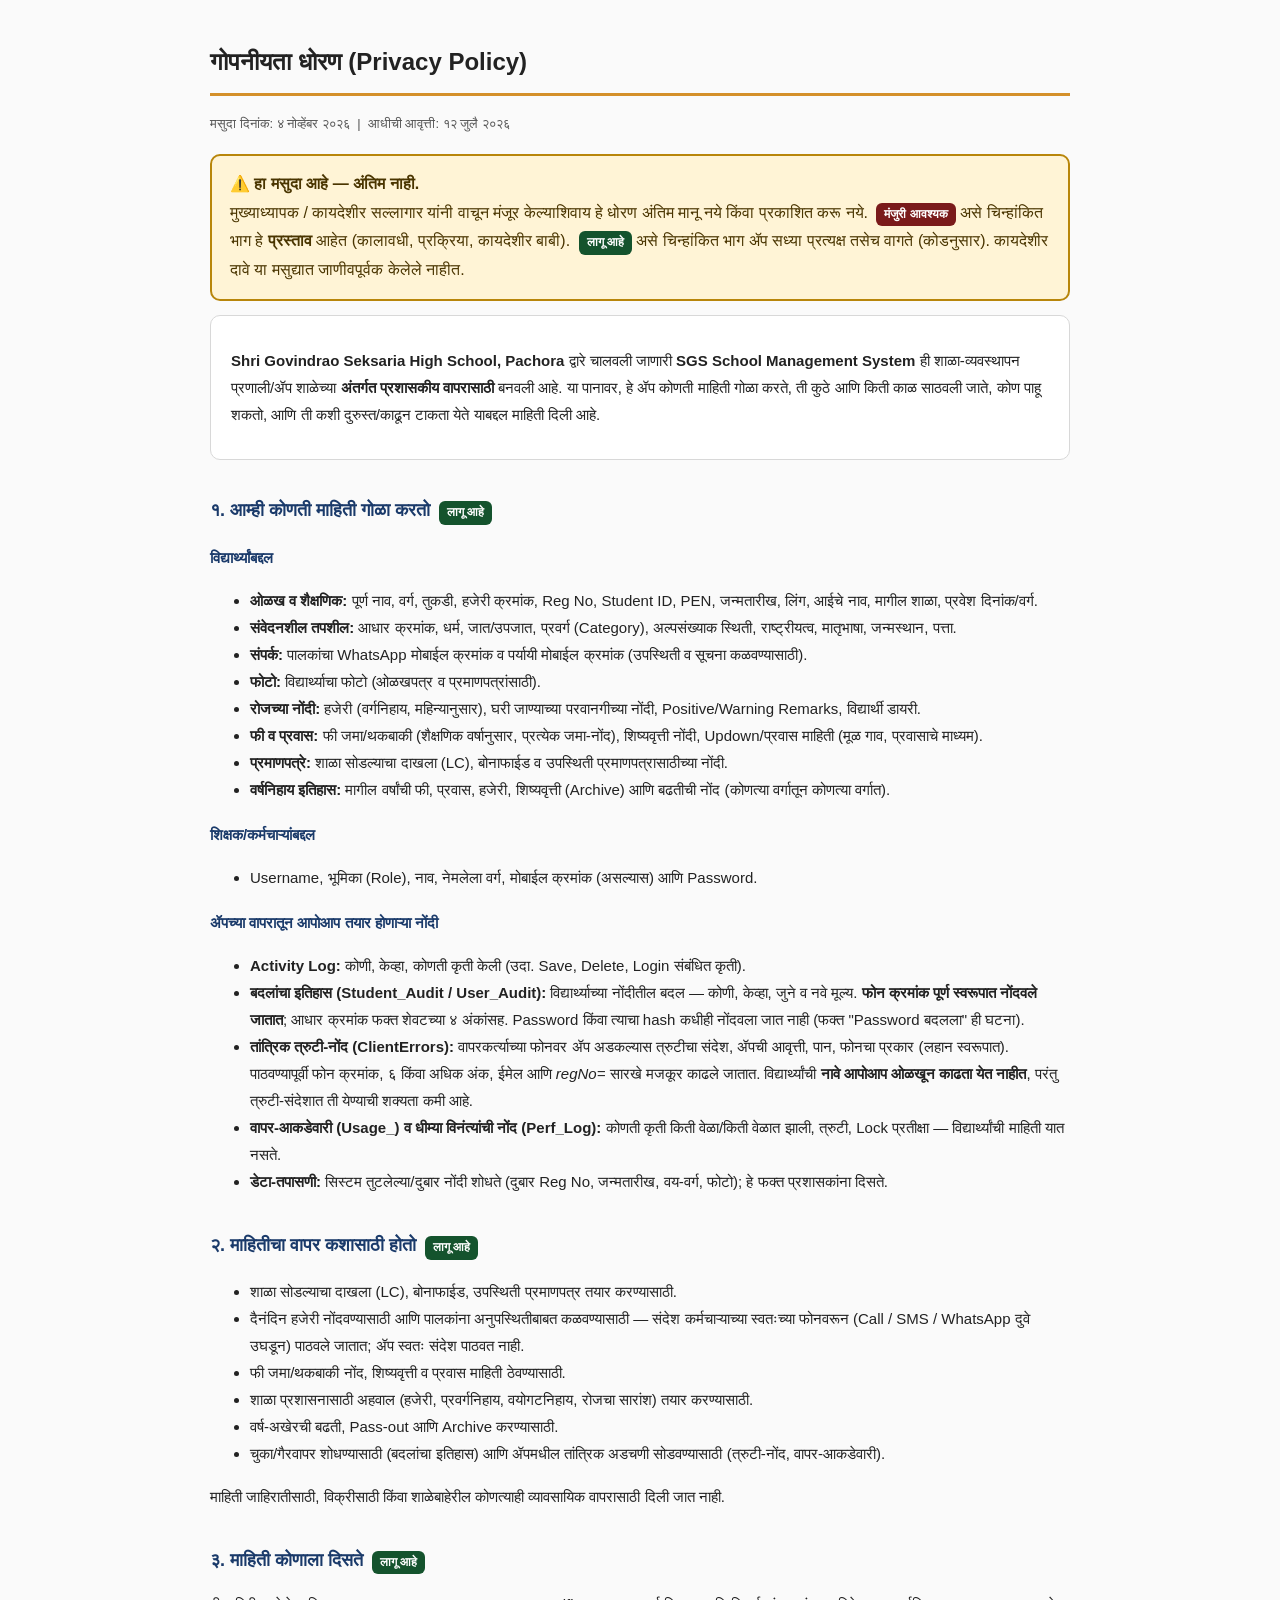
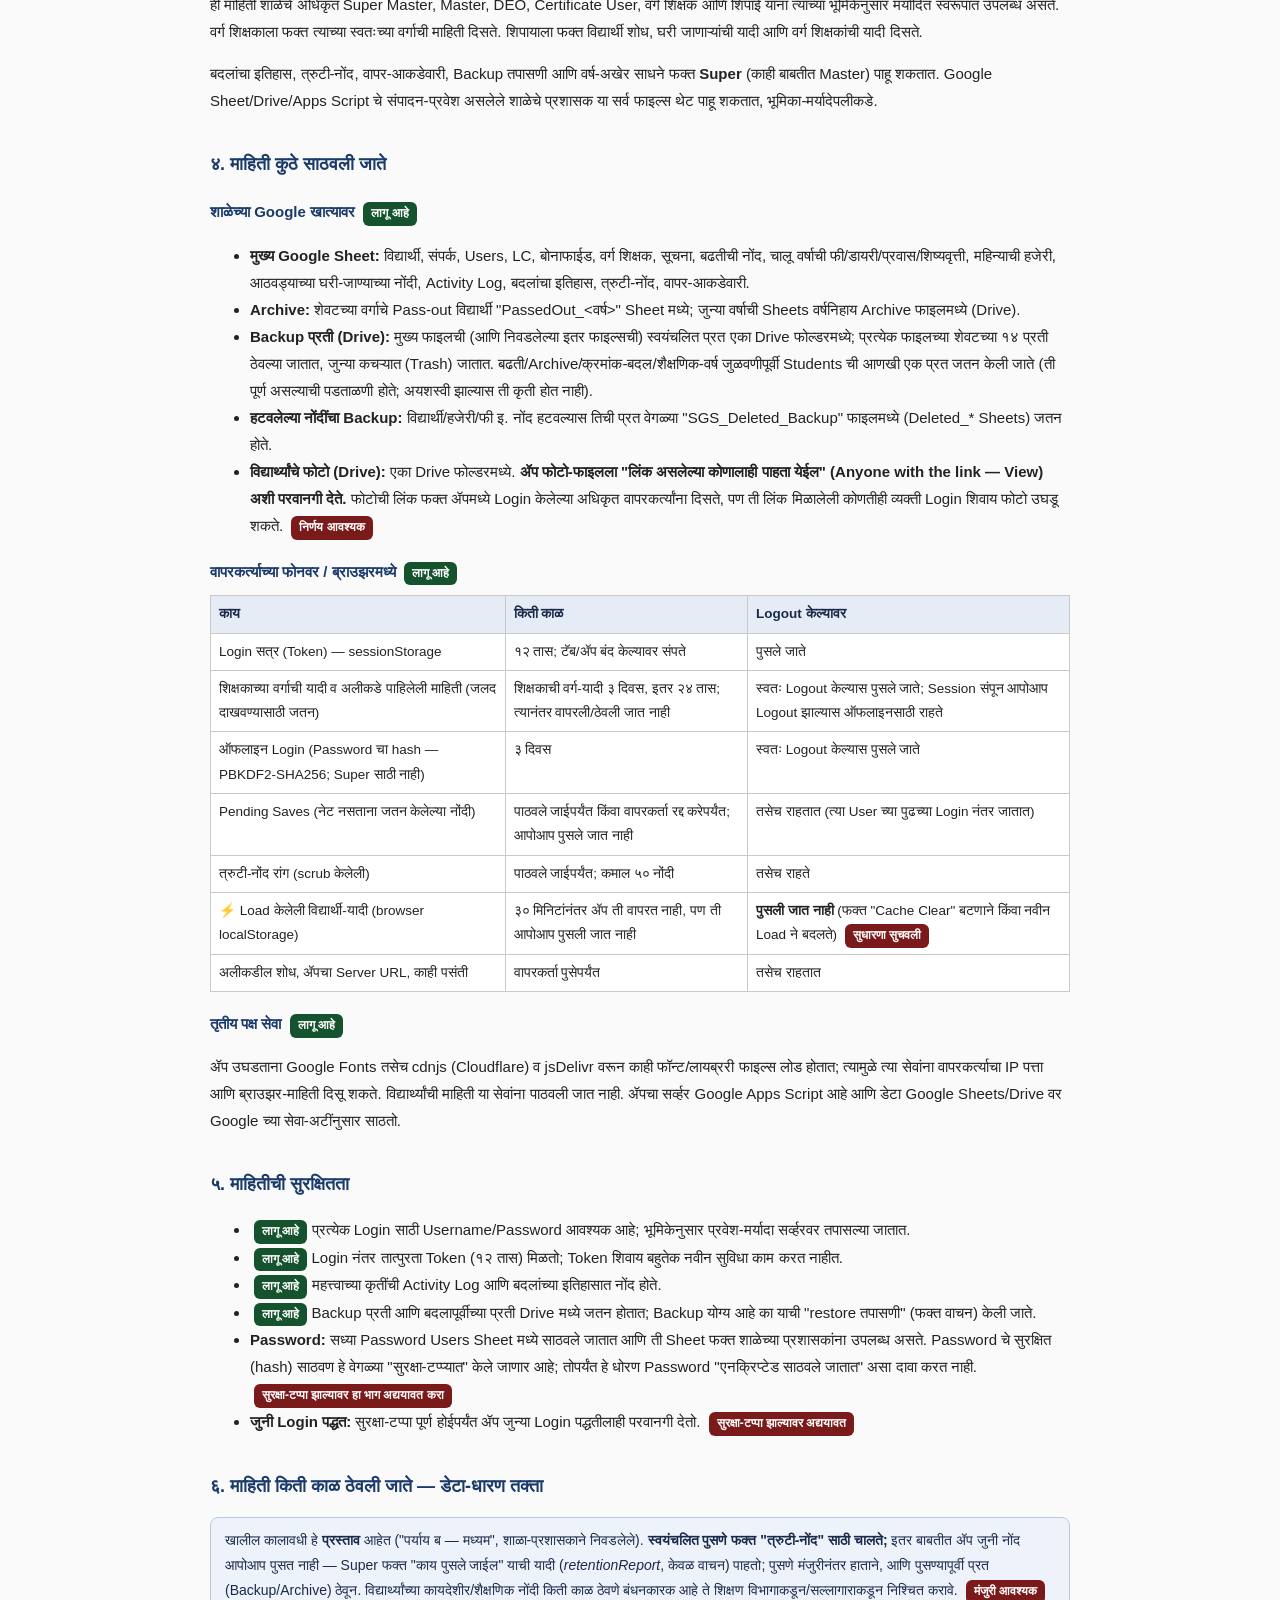
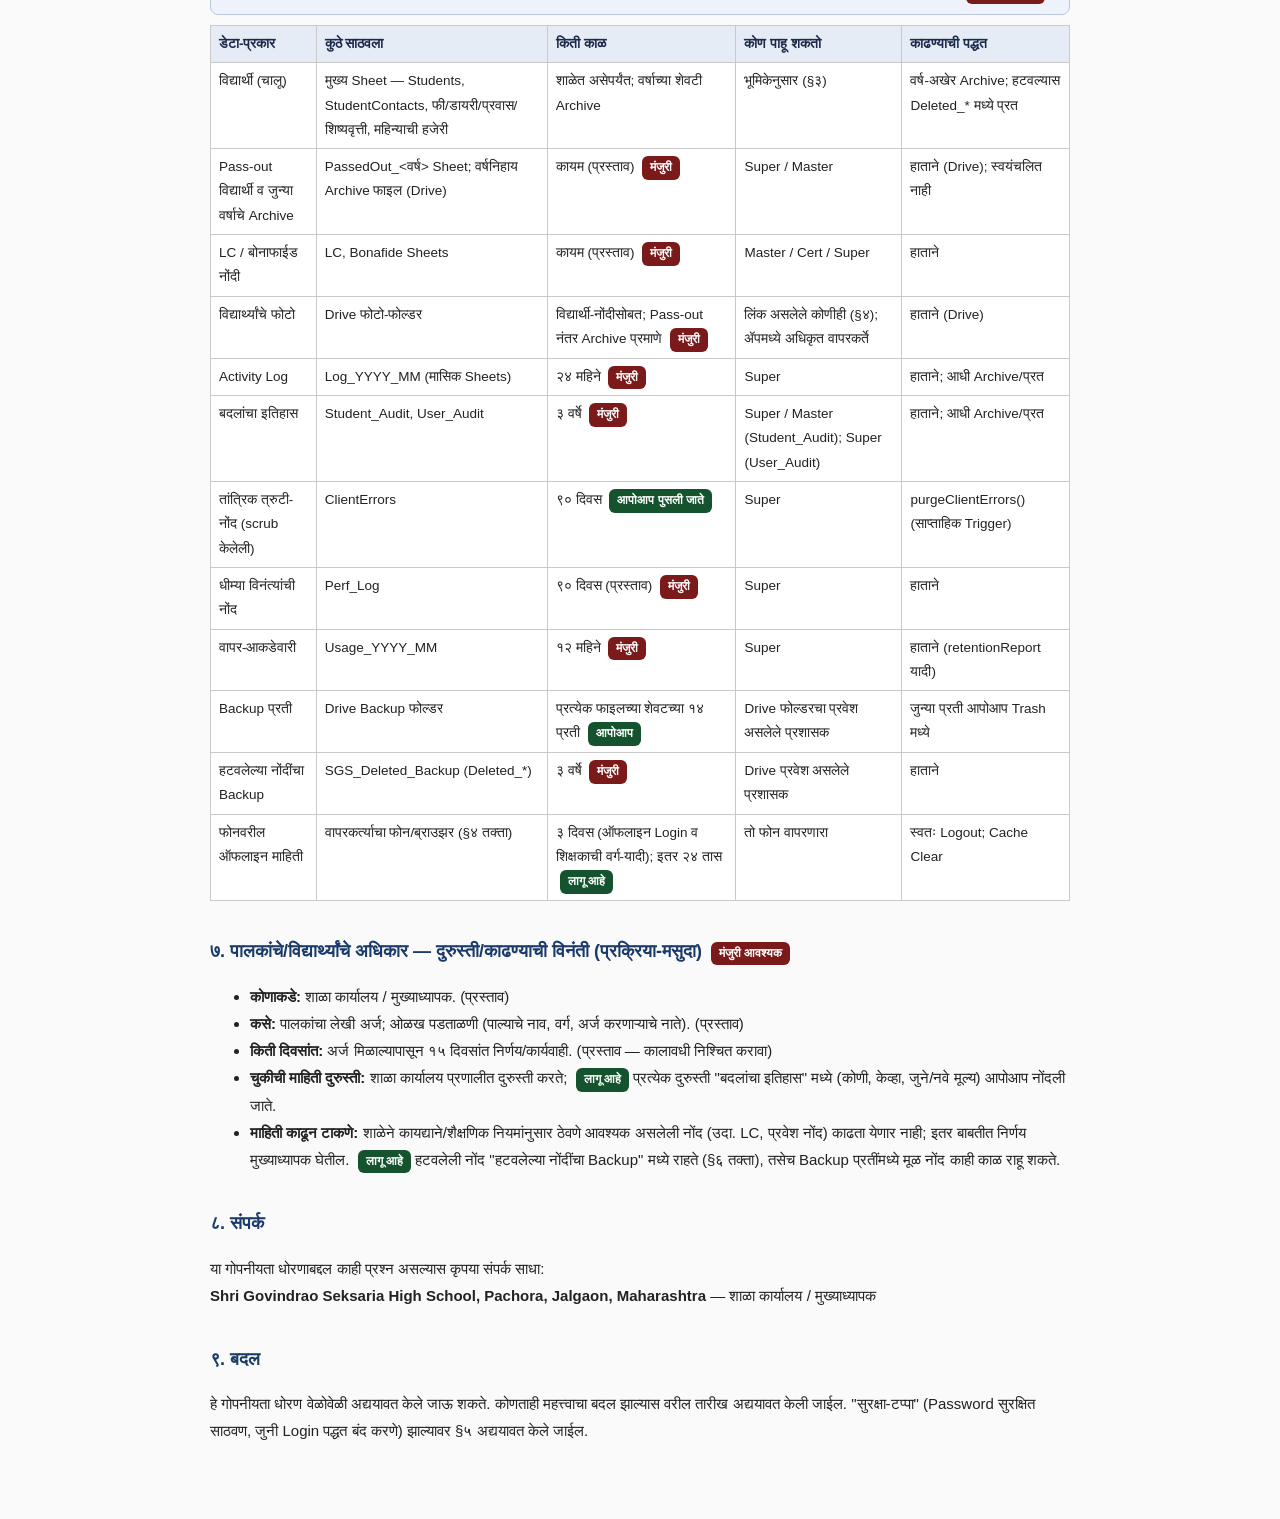
<file: privacy-policy.html>
<!DOCTYPE html>
<html lang="mr">
<head>
<meta charset="UTF-8">
<meta name="viewport" content="width=device-width, initial-scale=1.0">
<title>गोपनीयता धोरण — SGS School Management System</title>
<style>
  body{font-family:'Noto Sans Devanagari','Mukta',sans-serif;max-width:860px;margin:0 auto;padding:24px 18px 60px;line-height:1.8;color:#222;background:#fafafa}
  h1{font-size:24px;border-bottom:3px solid #d4902a;padding-bottom:10px}
  h2{font-size:18px;color:#1a3a6a;margin-top:34px}
  h3{font-size:15px;color:#1a3a6a;margin:18px 0 4px}
  p,li{font-size:15px}
  .updated{color:#555;font-size:13px;margin-bottom:18px}
  .box{background:#fff;border:1px solid #d8d8d8;border-radius:10px;padding:16px 20px;margin-top:14px}
  .draft{background:#fff4d6;border:2px solid #b8860b;border-radius:10px;padding:14px 18px;margin:14px 0;color:#4a3500}
  .draft b{color:#4a3500}
  .approve{display:inline-block;background:#7a1a1a;color:#fff;border-radius:6px;padding:1px 8px;font-size:12px;font-weight:700;margin-left:4px;white-space:nowrap}
  .live{display:inline-block;background:#14532d;color:#fff;border-radius:6px;padding:1px 8px;font-size:12px;font-weight:700;margin-left:4px;white-space:nowrap}
  .note{background:#eef3fb;border:1px solid #b9c8e0;border-radius:8px;padding:10px 14px;margin:10px 0;font-size:14px;color:#1a2a4a}
  .tblwrap{overflow-x:auto;margin:10px 0}
  table{border-collapse:collapse;min-width:720px;width:100%;font-size:13.5px;background:#fff}
  th,td{border:1px solid #c9c9c9;padding:6px 8px;vertical-align:top;text-align:left}
  th{background:#e6ecf5;color:#1a2a4a}
  a{color:#0b4a8f}
</style>
</head>
<body>
  <h1>गोपनीयता धोरण (Privacy Policy)</h1>
  <p class="updated">मसुदा दिनांक: ४ नोव्हेंबर २०२६ &nbsp;|&nbsp; आधीची आवृत्ती: १२ जुलै २०२६</p>

  <div class="draft">
    <b>⚠️ हा मसुदा आहे — अंतिम नाही.</b><br>
    मुख्याध्यापक / कायदेशीर सल्लागार यांनी वाचून मंजूर केल्याशिवाय हे धोरण अंतिम मानू नये किंवा प्रकाशित करू नये.
    <span class="approve">मंजुरी आवश्यक</span> असे चिन्हांकित भाग हे <b>प्रस्ताव</b> आहेत (कालावधी, प्रक्रिया, कायदेशीर बाबी). <span class="live">लागू आहे</span> असे चिन्हांकित भाग ॲप सध्या प्रत्यक्ष तसेच वागते (कोडनुसार).
    कायदेशीर दावे या मसुद्यात जाणीवपूर्वक केलेले नाहीत.
  </div>

  <div class="box">
    <p><b>Shri Govindrao Seksaria High School, Pachora</b> द्वारे चालवली जाणारी <b>SGS School Management System</b> ही शाळा-व्यवस्थापन प्रणाली/ॲप शाळेच्या <b>अंतर्गत प्रशासकीय वापरासाठी</b> बनवली आहे. या पानावर, हे ॲप कोणती माहिती गोळा करते, ती कुठे आणि किती काळ साठवली जाते, कोण पाहू शकतो, आणि ती कशी दुरुस्त/काढून टाकता येते याबद्दल माहिती दिली आहे.</p>
  </div>

  <h2>१. आम्ही कोणती माहिती गोळा करतो <span class="live">लागू आहे</span></h2>
  <h3>विद्यार्थ्यांबद्दल</h3>
  <ul>
    <li><b>ओळख व शैक्षणिक:</b> पूर्ण नाव, वर्ग, तुकडी, हजेरी क्रमांक, Reg No, Student ID, PEN, जन्मतारीख, लिंग, आईचे नाव, मागील शाळा, प्रवेश दिनांक/वर्ग.</li>
    <li><b>संवेदनशील तपशील:</b> आधार क्रमांक, धर्म, जात/उपजात, प्रवर्ग (Category), अल्पसंख्याक स्थिती, राष्ट्रीयत्व, मातृभाषा, जन्मस्थान, पत्ता.</li>
    <li><b>संपर्क:</b> पालकांचा WhatsApp मोबाईल क्रमांक व पर्यायी मोबाईल क्रमांक (उपस्थिती व सूचना कळवण्यासाठी).</li>
    <li><b>फोटो:</b> विद्यार्थ्याचा फोटो (ओळखपत्र व प्रमाणपत्रांसाठी).</li>
    <li><b>रोजच्या नोंदी:</b> हजेरी (वर्गनिहाय, महिन्यानुसार), घरी जाण्याच्या परवानगीच्या नोंदी, Positive/Warning Remarks, विद्यार्थी डायरी.</li>
    <li><b>फी व प्रवास:</b> फी जमा/थकबाकी (शैक्षणिक वर्षानुसार, प्रत्येक जमा-नोंद), शिष्यवृत्ती नोंदी, Updown/प्रवास माहिती (मूळ गाव, प्रवासाचे माध्यम).</li>
    <li><b>प्रमाणपत्रे:</b> शाळा सोडल्याचा दाखला (LC), बोनाफाईड व उपस्थिती प्रमाणपत्रासाठीच्या नोंदी.</li>
    <li><b>वर्षनिहाय इतिहास:</b> मागील वर्षांची फी, प्रवास, हजेरी, शिष्यवृत्ती (Archive) आणि बढतीची नोंद (कोणत्या वर्गातून कोणत्या वर्गात).</li>
  </ul>
  <h3>शिक्षक/कर्मचाऱ्यांबद्दल</h3>
  <ul>
    <li>Username, भूमिका (Role), नाव, नेमलेला वर्ग, मोबाईल क्रमांक (असल्यास) आणि Password.</li>
  </ul>
  <h3>ॲपच्या वापरातून आपोआप तयार होणाऱ्या नोंदी</h3>
  <ul>
    <li><b>Activity Log:</b> कोणी, केव्हा, कोणती कृती केली (उदा. Save, Delete, Login संबंधित कृती).</li>
    <li><b>बदलांचा इतिहास (Student_Audit / User_Audit):</b> विद्यार्थ्याच्या नोंदीतील बदल — कोणी, केव्हा, जुने व नवे मूल्य. <b>फोन क्रमांक पूर्ण स्वरूपात नोंदवले जातात</b>; आधार क्रमांक फक्त शेवटच्या ४ अंकांसह. Password किंवा त्याचा hash कधीही नोंदवला जात नाही (फक्त "Password बदलला" ही घटना).</li>
    <li><b>तांत्रिक त्रुटी-नोंद (ClientErrors):</b> वापरकर्त्याच्या फोनवर ॲप अडकल्यास त्रुटीचा संदेश, ॲपची आवृत्ती, पान, फोनचा प्रकार (लहान स्वरूपात). पाठवण्यापूर्वी फोन क्रमांक, ६ किंवा अधिक अंक, ईमेल आणि <i>regNo=</i> सारखे मजकूर काढले जातात. विद्यार्थ्यांची <b>नावे आपोआप ओळखून काढता येत नाहीत</b>, परंतु त्रुटी-संदेशात ती येण्याची शक्यता कमी आहे.</li>
    <li><b>वापर-आकडेवारी (Usage_) व धीम्या विनंत्यांची नोंद (Perf_Log):</b> कोणती कृती किती वेळा/किती वेळात झाली, त्रुटी, Lock प्रतीक्षा — विद्यार्थ्यांची माहिती यात नसते.</li>
    <li><b>डेटा-तपासणी:</b> सिस्टम तुटलेल्या/दुबार नोंदी शोधते (दुबार Reg No, जन्मतारीख, वय-वर्ग, फोटो); हे फक्त प्रशासकांना दिसते.</li>
  </ul>

  <h2>२. माहितीचा वापर कशासाठी होतो <span class="live">लागू आहे</span></h2>
  <ul>
    <li>शाळा सोडल्याचा दाखला (LC), बोनाफाईड, उपस्थिती प्रमाणपत्र तयार करण्यासाठी.</li>
    <li>दैनंदिन हजेरी नोंदवण्यासाठी आणि पालकांना अनुपस्थितीबाबत कळवण्यासाठी — संदेश कर्मचाऱ्याच्या स्वतःच्या फोनवरून (Call / SMS / WhatsApp दुवे उघडून) पाठवले जातात; ॲप स्वतः संदेश पाठवत नाही.</li>
    <li>फी जमा/थकबाकी नोंद, शिष्यवृत्ती व प्रवास माहिती ठेवण्यासाठी.</li>
    <li>शाळा प्रशासनासाठी अहवाल (हजेरी, प्रवर्गनिहाय, वयोगटनिहाय, रोजचा सारांश) तयार करण्यासाठी.</li>
    <li>वर्ष-अखेरची बढती, Pass-out आणि Archive करण्यासाठी.</li>
    <li>चुका/गैरवापर शोधण्यासाठी (बदलांचा इतिहास) आणि ॲपमधील तांत्रिक अडचणी सोडवण्यासाठी (त्रुटी-नोंद, वापर-आकडेवारी).</li>
  </ul>
  <p>माहिती जाहिरातीसाठी, विक्रीसाठी किंवा शाळेबाहेरील कोणत्याही व्यावसायिक वापरासाठी दिली जात नाही.</p>

  <h2>३. माहिती कोणाला दिसते <span class="live">लागू आहे</span></h2>
  <p>ही माहिती शाळेचे अधिकृत Super Master, Master, DEO, Certificate User, वर्ग शिक्षक आणि शिपाई यांना त्यांच्या भूमिकेनुसार मर्यादित स्वरूपात उपलब्ध असते. वर्ग शिक्षकाला फक्त त्याच्या स्वतःच्या वर्गाची माहिती दिसते. शिपायाला फक्त विद्यार्थी शोध, घरी जाणाऱ्यांची यादी आणि वर्ग शिक्षकांची यादी दिसते.</p>
  <p>बदलांचा इतिहास, त्रुटी-नोंद, वापर-आकडेवारी, Backup तपासणी आणि वर्ष-अखेर साधने फक्त <b>Super</b> (काही बाबतीत Master) पाहू शकतात. Google Sheet/Drive/Apps Script चे संपादन-प्रवेश असलेले शाळेचे प्रशासक या सर्व फाइल्स थेट पाहू शकतात, भूमिका-मर्यादेपलीकडे.</p>

  <h2>४. माहिती कुठे साठवली जाते</h2>
  <h3>शाळेच्या Google खात्यावर <span class="live">लागू आहे</span></h3>
  <ul>
    <li><b>मुख्य Google Sheet:</b> विद्यार्थी, संपर्क, Users, LC, बोनाफाईड, वर्ग शिक्षक, सूचना, बढतीची नोंद, चालू वर्षाची फी/डायरी/प्रवास/शिष्यवृत्ती, महिन्याची हजेरी, आठवड्याच्या घरी-जाण्याच्या नोंदी, Activity Log, बदलांचा इतिहास, त्रुटी-नोंद, वापर-आकडेवारी.</li>
    <li><b>Archive:</b> शेवटच्या वर्गाचे Pass-out विद्यार्थी "PassedOut_&lt;वर्ष&gt;" Sheet मध्ये; जुन्या वर्षाची Sheets वर्षनिहाय Archive फाइलमध्ये (Drive).</li>
    <li><b>Backup प्रती (Drive):</b> मुख्य फाइलची (आणि निवडलेल्या इतर फाइल्सची) स्वयंचलित प्रत एका Drive फोल्डरमध्ये; प्रत्येक फाइलच्या शेवटच्या १४ प्रती ठेवल्या जातात, जुन्या कचऱ्यात (Trash) जातात. बढती/Archive/क्रमांक-बदल/शैक्षणिक-वर्ष जुळवणीपूर्वी Students ची आणखी एक प्रत जतन केली जाते (ती पूर्ण असल्याची पडताळणी होते; अयशस्वी झाल्यास ती कृती होत नाही).</li>
    <li><b>हटवलेल्या नोंदींचा Backup:</b> विद्यार्थी/हजेरी/फी इ. नोंद हटवल्यास तिची प्रत वेगळ्या "SGS_Deleted_Backup" फाइलमध्ये (Deleted_* Sheets) जतन होते.</li>
    <li><b>विद्यार्थ्यांचे फोटो (Drive):</b> एका Drive फोल्डरमध्ये. <b>ॲप फोटो-फाइलला "लिंक असलेल्या कोणालाही पाहता येईल" (Anyone with the link — View) अशी परवानगी देते.</b> फोटोची लिंक फक्त ॲपमध्ये Login केलेल्या अधिकृत वापरकर्त्यांना दिसते, पण ती लिंक मिळालेली कोणतीही व्यक्ती Login शिवाय फोटो उघडू शकते. <span class="approve">निर्णय आवश्यक</span></li>
  </ul>
  <h3>वापरकर्त्याच्या फोनवर / ब्राउझरमध्ये <span class="live">लागू आहे</span></h3>
  <div class="tblwrap"><table>
    <thead><tr><th>काय</th><th>किती काळ</th><th>Logout केल्यावर</th></tr></thead>
    <tbody>
      <tr><td>Login सत्र (Token) — sessionStorage</td><td>१२ तास; टॅब/ॲप बंद केल्यावर संपते</td><td>पुसले जाते</td></tr>
      <tr><td>शिक्षकाच्या वर्गाची यादी व अलीकडे पाहिलेली माहिती (जलद दाखवण्यासाठी जतन)</td><td>शिक्षकाची वर्ग-यादी ३ दिवस, इतर २४ तास; त्यानंतर वापरली/ठेवली जात नाही</td><td>स्वतः Logout केल्यास पुसले जाते; Session संपून आपोआप Logout झाल्यास ऑफलाइनसाठी राहते</td></tr>
      <tr><td>ऑफलाइन Login (Password चा hash — PBKDF2-SHA256; Super साठी नाही)</td><td>३ दिवस</td><td>स्वतः Logout केल्यास पुसले जाते</td></tr>
      <tr><td>Pending Saves (नेट नसताना जतन केलेल्या नोंदी)</td><td>पाठवले जाईपर्यंत किंवा वापरकर्ता रद्द करेपर्यंत; आपोआप पुसले जात नाही</td><td>तसेच राहतात (त्या User च्या पुढच्या Login नंतर जातात)</td></tr>
      <tr><td>त्रुटी-नोंद रांग (scrub केलेली)</td><td>पाठवले जाईपर्यंत; कमाल ५० नोंदी</td><td>तसेच राहते</td></tr>
      <tr><td>⚡ Load केलेली विद्यार्थी-यादी (browser localStorage)</td><td>३० मिनिटांनंतर ॲप ती वापरत नाही, पण ती आपोआप पुसली जात नाही</td><td><b>पुसली जात नाही</b> (फक्त "Cache Clear" बटणाने किंवा नवीन Load ने बदलते) <span class="approve">सुधारणा सुचवली</span></td></tr>
      <tr><td>अलीकडील शोध, ॲपचा Server URL, काही पसंती</td><td>वापरकर्ता पुसेपर्यंत</td><td>तसेच राहतात</td></tr>
    </tbody>
  </table></div>
  <h3>तृतीय पक्ष सेवा <span class="live">लागू आहे</span></h3>
  <p>ॲप उघडताना Google Fonts तसेच cdnjs (Cloudflare) व jsDelivr वरून काही फॉन्ट/लायब्ररी फाइल्स लोड होतात; त्यामुळे त्या सेवांना वापरकर्त्याचा IP पत्ता आणि ब्राउझर-माहिती दिसू शकते. विद्यार्थ्यांची माहिती या सेवांना पाठवली जात नाही. ॲपचा सर्व्हर Google Apps Script आहे आणि डेटा Google Sheets/Drive वर Google च्या सेवा-अटींनुसार साठतो.</p>

  <h2>५. माहितीची सुरक्षितता</h2>
  <ul>
    <li><span class="live">लागू आहे</span> प्रत्येक Login साठी Username/Password आवश्यक आहे; भूमिकेनुसार प्रवेश-मर्यादा सर्व्हरवर तपासल्या जातात.</li>
    <li><span class="live">लागू आहे</span> Login नंतर तात्पुरता Token (१२ तास) मिळतो; Token शिवाय बहुतेक नवीन सुविधा काम करत नाहीत.</li>
    <li><span class="live">लागू आहे</span> महत्त्वाच्या कृतींची Activity Log आणि बदलांच्या इतिहासात नोंद होते.</li>
    <li><span class="live">लागू आहे</span> Backup प्रती आणि बदलापूर्वीच्या प्रती Drive मध्ये जतन होतात; Backup योग्य आहे का याची "restore तपासणी" (फक्त वाचन) केली जाते.</li>
    <li><b>Password:</b> सध्या Password Users Sheet मध्ये साठवले जातात आणि ती Sheet फक्त शाळेच्या प्रशासकांना उपलब्ध असते. Password चे सुरक्षित (hash) साठवण हे वेगळ्या "सुरक्षा-टप्प्यात" केले जाणार आहे; तोपर्यंत हे धोरण Password "एनक्रिप्टेड साठवले जातात" असा दावा करत नाही. <span class="approve">सुरक्षा-टप्पा झाल्यावर हा भाग अद्ययावत करा</span></li>
    <li><b>जुनी Login पद्धत:</b> सुरक्षा-टप्पा पूर्ण होईपर्यंत ॲप जुन्या Login पद्धतीलाही परवानगी देतो. <span class="approve">सुरक्षा-टप्पा झाल्यावर अद्ययावत</span></li>
  </ul>

  <h2>६. माहिती किती काळ ठेवली जाते — डेटा-धारण तक्ता</h2>
  <div class="note">खालील कालावधी हे <b>प्रस्ताव</b> आहेत ("पर्याय ब — मध्यम", शाळा-प्रशासकाने निवडलेले). <b>स्वयंचलित पुसणे फक्त "त्रुटी-नोंद" साठी चालते;</b> इतर बाबतीत ॲप जुनी नोंद आपोआप पुसत नाही — Super फक्त "काय पुसले जाईल" याची यादी (<i>retentionReport</i>, केवळ वाचन) पाहतो; पुसणे मंजुरीनंतर हाताने, आणि पुसण्यापूर्वी प्रत (Backup/Archive) ठेवून. विद्यार्थ्यांच्या कायदेशीर/शैक्षणिक नोंदी किती काळ ठेवणे बंधनकारक आहे ते शिक्षण विभागाकडून/सल्लागाराकडून निश्चित करावे. <span class="approve">मंजुरी आवश्यक</span></div>
  <div class="tblwrap"><table>
    <thead><tr><th>डेटा-प्रकार</th><th>कुठे साठवला</th><th>किती काळ</th><th>कोण पाहू शकतो</th><th>काढण्याची पद्धत</th></tr></thead>
    <tbody>
      <tr><td>विद्यार्थी (चालू)</td><td>मुख्य Sheet — Students, StudentContacts, फी/डायरी/प्रवास/शिष्यवृत्ती, महिन्याची हजेरी</td><td>शाळेत असेपर्यंत; वर्षाच्या शेवटी Archive</td><td>भूमिकेनुसार (§३)</td><td>वर्ष-अखेर Archive; हटवल्यास Deleted_* मध्ये प्रत</td></tr>
      <tr><td>Pass-out विद्यार्थी व जुन्या वर्षाचे Archive</td><td>PassedOut_&lt;वर्ष&gt; Sheet; वर्षनिहाय Archive फाइल (Drive)</td><td>कायम (प्रस्ताव) <span class="approve">मंजुरी</span></td><td>Super / Master</td><td>हाताने (Drive); स्वयंचलित नाही</td></tr>
      <tr><td>LC / बोनाफाईड नोंदी</td><td>LC, Bonafide Sheets</td><td>कायम (प्रस्ताव) <span class="approve">मंजुरी</span></td><td>Master / Cert / Super</td><td>हाताने</td></tr>
      <tr><td>विद्यार्थ्यांचे फोटो</td><td>Drive फोटो-फोल्डर</td><td>विद्यार्थी-नोंदीसोबत; Pass-out नंतर Archive प्रमाणे <span class="approve">मंजुरी</span></td><td>लिंक असलेले कोणीही (§४); ॲपमध्ये अधिकृत वापरकर्ते</td><td>हाताने (Drive)</td></tr>
      <tr><td>Activity Log</td><td>Log_YYYY_MM (मासिक Sheets)</td><td>२४ महिने <span class="approve">मंजुरी</span></td><td>Super</td><td>हाताने; आधी Archive/प्रत</td></tr>
      <tr><td>बदलांचा इतिहास</td><td>Student_Audit, User_Audit</td><td>३ वर्षे <span class="approve">मंजुरी</span></td><td>Super / Master (Student_Audit); Super (User_Audit)</td><td>हाताने; आधी Archive/प्रत</td></tr>
      <tr><td>तांत्रिक त्रुटी-नोंद (scrub केलेली)</td><td>ClientErrors</td><td>९० दिवस <span class="live">आपोआप पुसली जाते</span></td><td>Super</td><td>purgeClientErrors() (साप्ताहिक Trigger)</td></tr>
      <tr><td>धीम्या विनंत्यांची नोंद</td><td>Perf_Log</td><td>९० दिवस (प्रस्ताव) <span class="approve">मंजुरी</span></td><td>Super</td><td>हाताने</td></tr>
      <tr><td>वापर-आकडेवारी</td><td>Usage_YYYY_MM</td><td>१२ महिने <span class="approve">मंजुरी</span></td><td>Super</td><td>हाताने (retentionReport यादी)</td></tr>
      <tr><td>Backup प्रती</td><td>Drive Backup फोल्डर</td><td>प्रत्येक फाइलच्या शेवटच्या १४ प्रती <span class="live">आपोआप</span></td><td>Drive फोल्डरचा प्रवेश असलेले प्रशासक</td><td>जुन्या प्रती आपोआप Trash मध्ये</td></tr>
      <tr><td>हटवलेल्या नोंदींचा Backup</td><td>SGS_Deleted_Backup (Deleted_*)</td><td>३ वर्षे <span class="approve">मंजुरी</span></td><td>Drive प्रवेश असलेले प्रशासक</td><td>हाताने</td></tr>
      <tr><td>फोनवरील ऑफलाइन माहिती</td><td>वापरकर्त्याचा फोन/ब्राउझर (§४ तक्ता)</td><td>३ दिवस (ऑफलाइन Login व शिक्षकाची वर्ग-यादी); इतर २४ तास <span class="live">लागू आहे</span></td><td>तो फोन वापरणारा</td><td>स्वतः Logout; Cache Clear</td></tr>
    </tbody>
  </table></div>

  <h2>७. पालकांचे/विद्यार्थ्यांचे अधिकार — दुरुस्ती/काढण्याची विनंती (प्रक्रिया-मसुदा) <span class="approve">मंजुरी आवश्यक</span></h2>
  <ul>
    <li><b>कोणाकडे:</b> शाळा कार्यालय / मुख्याध्यापक. (प्रस्ताव)</li>
    <li><b>कसे:</b> पालकांचा लेखी अर्ज; ओळख पडताळणी (पाल्याचे नाव, वर्ग, अर्ज करणाऱ्याचे नाते). (प्रस्ताव)</li>
    <li><b>किती दिवसांत:</b> अर्ज मिळाल्यापासून १५ दिवसांत निर्णय/कार्यवाही. (प्रस्ताव — कालावधी निश्चित करावा)</li>
    <li><b>चुकीची माहिती दुरुस्ती:</b> शाळा कार्यालय प्रणालीत दुरुस्ती करते; <span class="live">लागू आहे</span> प्रत्येक दुरुस्ती "बदलांचा इतिहास" मध्ये (कोणी, केव्हा, जुने/नवे मूल्य) आपोआप नोंदली जाते.</li>
    <li><b>माहिती काढून टाकणे:</b> शाळेने कायद्याने/शैक्षणिक नियमांनुसार ठेवणे आवश्यक असलेली नोंद (उदा. LC, प्रवेश नोंद) काढता येणार नाही; इतर बाबतीत निर्णय मुख्याध्यापक घेतील. <span class="live">लागू आहे</span> हटवलेली नोंद "हटवलेल्या नोंदींचा Backup" मध्ये राहते (§६ तक्ता), तसेच Backup प्रतींमध्ये मूळ नोंद काही काळ राहू शकते.</li>
  </ul>

  <h2>८. संपर्क</h2>
  <p>या गोपनीयता धोरणाबद्दल काही प्रश्न असल्यास कृपया संपर्क साधा:<br>
  <b>Shri Govindrao Seksaria High School, Pachora, Jalgaon, Maharashtra</b> — शाळा कार्यालय / मुख्याध्यापक</p>

  <h2>९. बदल</h2>
  <p>हे गोपनीयता धोरण वेळोवेळी अद्ययावत केले जाऊ शकते. कोणताही महत्त्वाचा बदल झाल्यास वरील तारीख अद्ययावत केली जाईल. "सुरक्षा-टप्पा" (Password सुरक्षित साठवण, जुनी Login पद्धत बंद करणे) झाल्यावर §५ अद्ययावत केले जाईल.</p>
</body>
</html>
</file>
